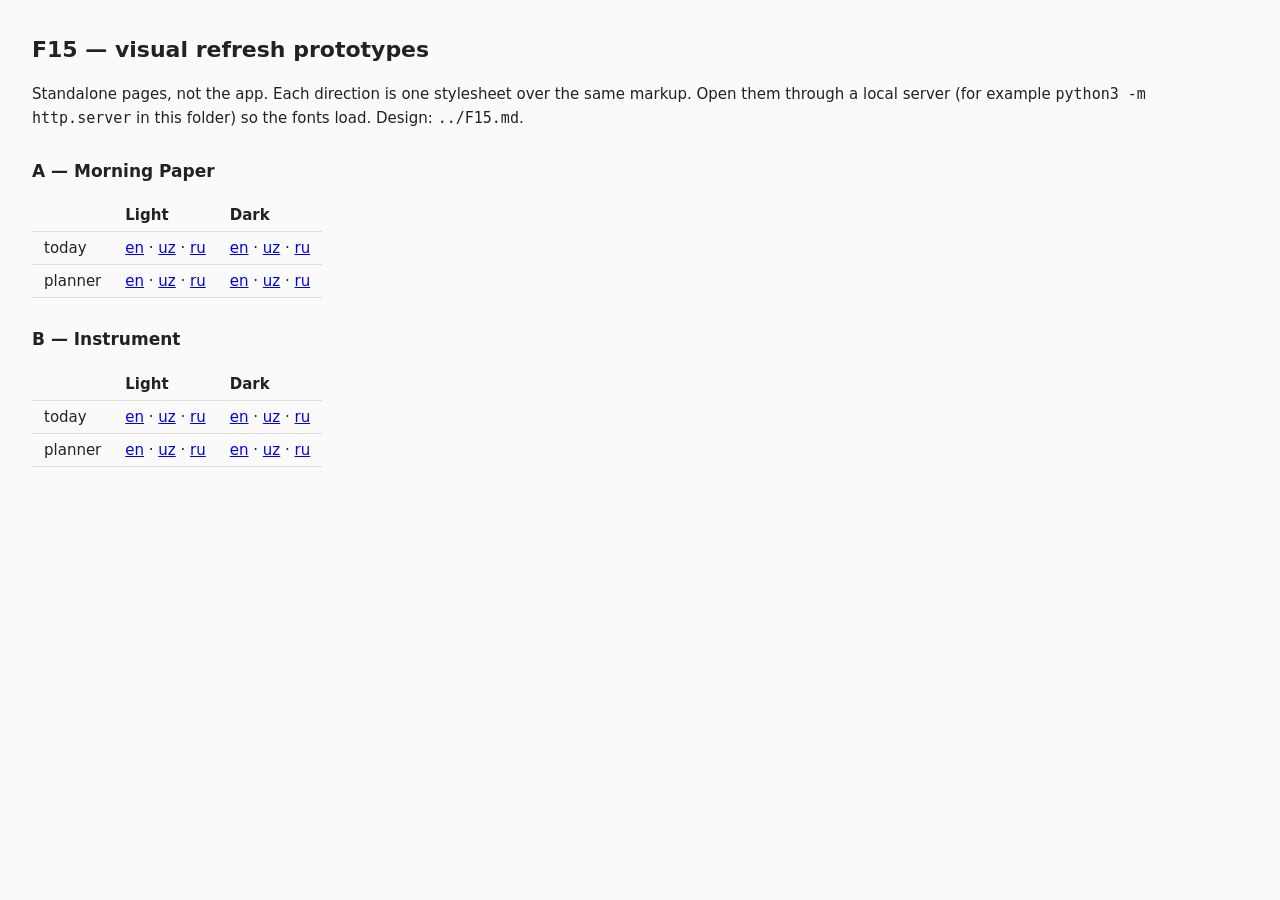
<file: docs/design/F15-prototype/index.html>
<!doctype html>
<html lang="en">
<head>
<meta charset="utf-8">
<meta name="viewport" content="width=device-width, initial-scale=1">
<title>F15 prototypes</title>
<style>
  body { font: 15px/1.6 system-ui, sans-serif; margin: 32px; color: #222; background: #fafafa; }
  h1 { font-size: 22px; } h2 { font-size: 17px; margin-top: 28px; }
  table { border-collapse: collapse; } td, th { padding: 4px 12px; border-bottom: 1px solid #ddd; text-align: left; }
</style>
</head>
<body>
<h1>F15 — visual refresh prototypes</h1>
<p>Standalone pages, not the app. Each direction is one stylesheet over the same markup. Open them through a local server
(for example <code>python3 -m http.server</code> in this folder) so the fonts load. Design: <code>../F15.md</code>.</p>
<script>
  const rows = [['A — Morning Paper', 'a-morning-paper.html'], ['B — Instrument', 'b-instrument.html']];
  const cell = (f, s, t, l) => `<a href="${f}?screen=${s}&theme=${t}&lang=${l}">${l}</a>`;
  document.write(rows.map(([name, f]) => `<h2>${name}</h2><table><tr><th></th><th>Light</th><th>Dark</th></tr>` +
    ['today', 'planner'].map(s => `<tr><td>${s}</td>` + ['light', 'dark'].map(t =>
      `<td>${['en', 'uz', 'ru'].map(l => cell(f, s, t, l)).join(' · ')}</td>`).join('') + '</tr>').join('') + '</table>').join(''));
</script>
</body>
</html>
</file>
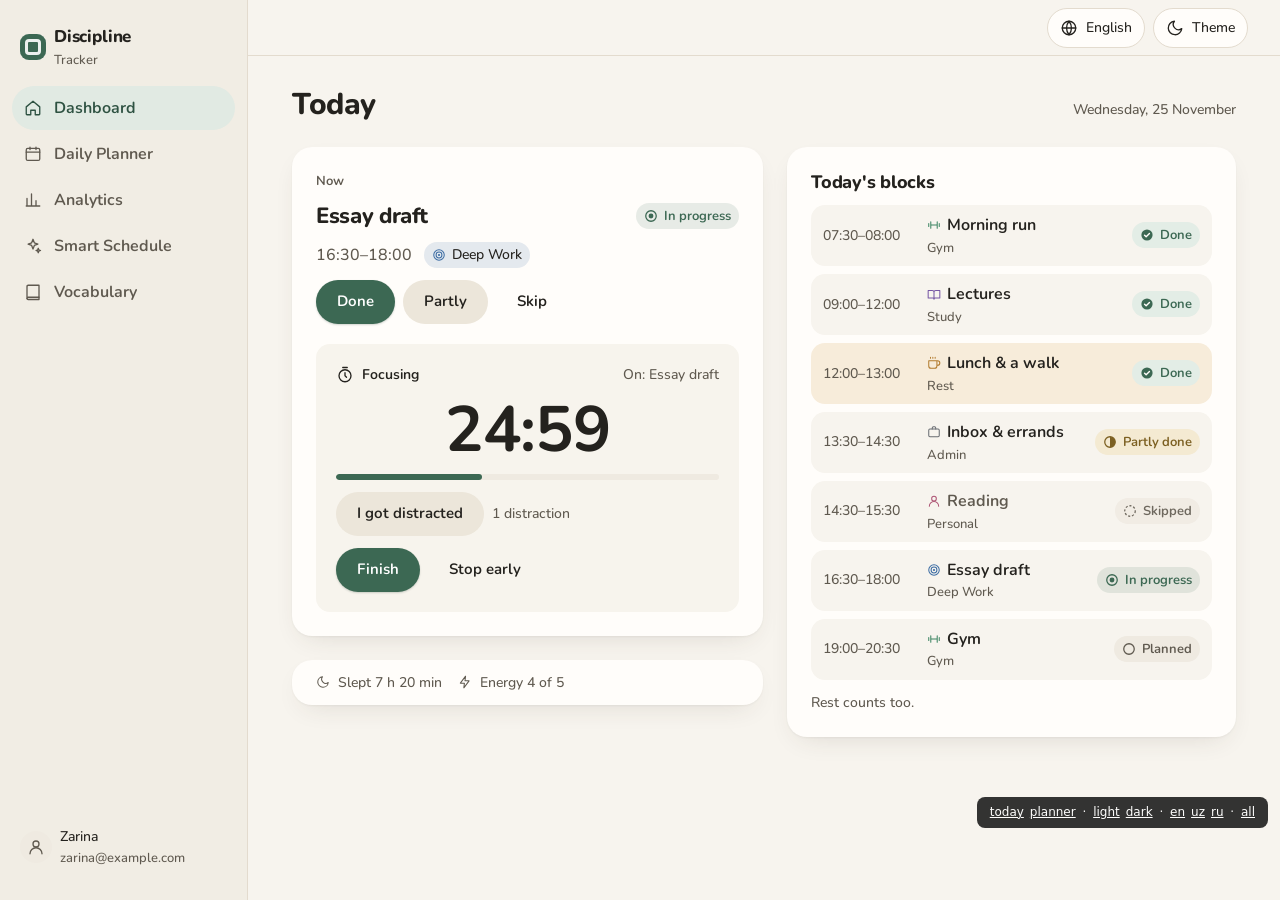
<file: docs/design/F15-prototype/a-morning-paper.html>
<!doctype html>
<html lang="en">
<head>
<meta charset="utf-8">
<meta name="viewport" content="width=device-width, initial-scale=1">
<title>F15 A — Morning Paper</title>
<link rel="stylesheet" href="a-morning-paper.css">
<link rel="stylesheet" href="base.css">
</head>
<body>
<script src="proto.js"></script>
</body>
</html>
</file>
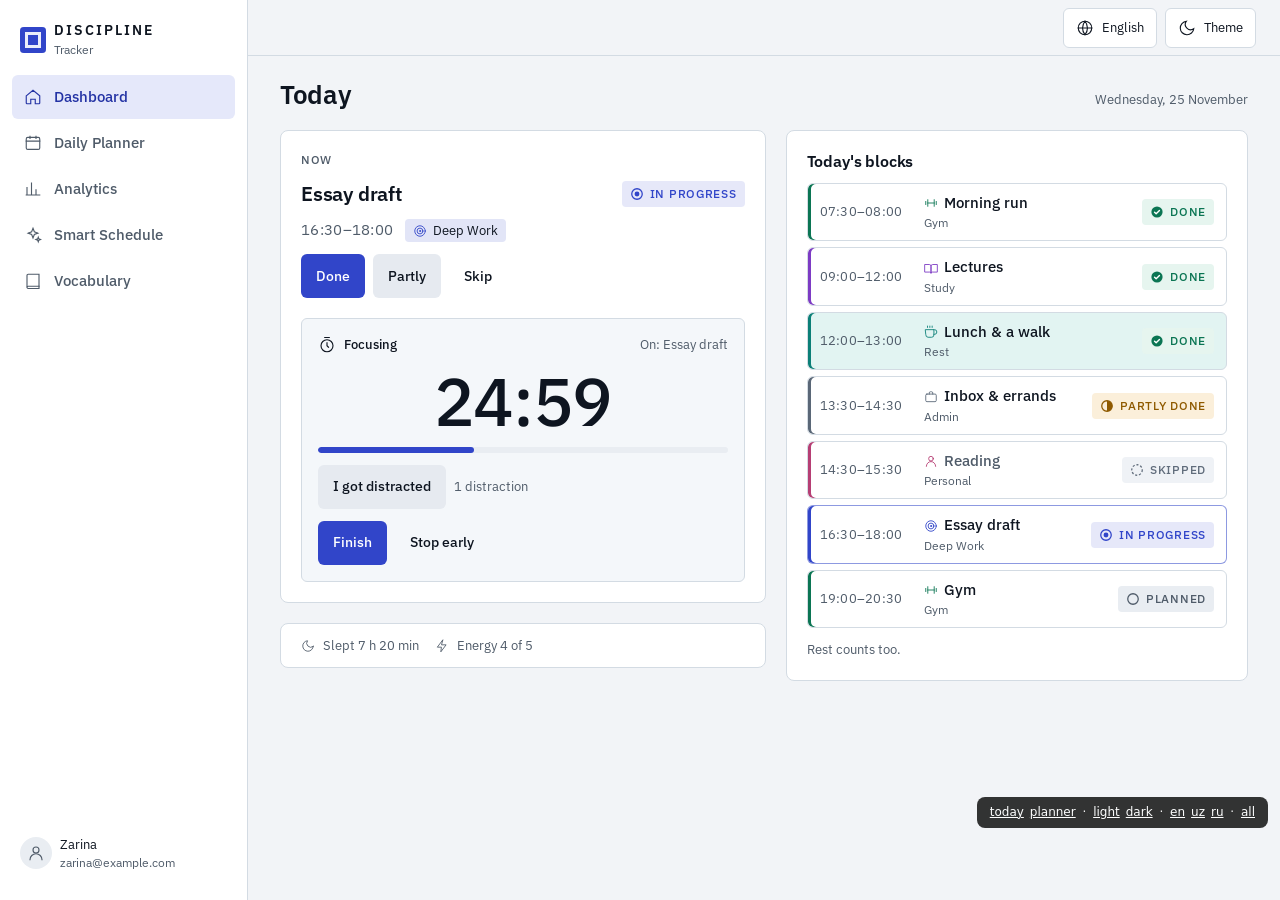
<file: docs/design/F15-prototype/b-instrument.html>
<!doctype html>
<html lang="en">
<head>
<meta charset="utf-8">
<meta name="viewport" content="width=device-width, initial-scale=1">
<title>F15 B — Instrument</title>
<link rel="stylesheet" href="b-instrument.css">
<link rel="stylesheet" href="base.css">
</head>
<body>
<script src="proto.js"></script>
</body>
</html>
</file>
<file: docs/design/F15-prototype/a-morning-paper.css>
/*
 * F15 direction A, "Morning Paper": warm paper, ink and sage; soft, rounded, unhurried.
 * Font: Nunito (SIL OFL 1.1). Tokens are HSL triplets, the same format as the app's index.css;
 * in the app they sit under the F15 root attribute (docs/design/F15.md §6).
 */
@import url('fonts/nunito.css');
:root {
  --sidebar: 39 33% 92%;
  --nav-active: 132 19% 90%;
  --nav-active-foreground: 153 28% 25%;
  --session-bg: 38 41% 95%;
  --today-col: 40 53% 97%;
  --border-strong: 37 12% 53%;
  --background: 40 36% 95%;
  --foreground: 40 9% 13%;
  --card: 40 100% 99%;
  --muted: 39 30% 91%;
  --muted-foreground: 37 9% 34%;
  --border: 37 27% 85%;
  --primary: 152 27% 32%;
  --primary-foreground: 0 0% 100%;
  --secondary: 39 31% 89%;
  --secondary-foreground: 40 9% 13%;
  --accent: 42 69% 83%;
  --accent-foreground: 40 49% 16%;
  --ring: 152 27% 32%;
  --destructive: 8 58% 41%;
  --destructive-foreground: 0 0% 100%;
  --cat-focus: 212 46% 44%;
  --cat-study: 265 31% 49%;
  --cat-admin: 220 4% 43%;
  --cat-exercise: 151 39% 37%;
  --cat-rest: 35 59% 44%;
  --cat-personal: 339 35% 51%;
  --status-done: 152 27% 32%;
  --status-done-tint: 138 23% 91%;
  --status-partial: 41 57% 31%;
  --status-partial-tint: 42 60% 89%;
  --status-skipped: 37 8% 40%;
  --status-skipped-tint: 37 32% 92%;
  --rest-tint: 38 63% 91%;
  --font: 'Nunito Variable', system-ui, sans-serif;
  --fw-body: 500; --fw-medium: 650; --fw-heading: 800; --fw-timer: 700; --lh-body: 1.55;
  --fs-xs: .8125rem; --fs-sm: .875rem; --fs-body: 1rem; --fs-btn: .9375rem; --fs-h3: 1.125rem; --fs-h2: 1.375rem; --fs-h1: 1.875rem;
  --fs-brand: 1.0625rem; --fs-timer: 4rem; --fs-timer-phone: 3.5rem;
  --tracking-heading: -.015em; --tracking-brand: -.01em; --case-brand: none; --case-label: none; --tracking-label: 0;
  --tracking-timer: -.01em;
  --s1: 4px; --s2: 8px; --s3: 12px; --s4: 16px; --s5: 24px; --s6: 32px; --s8: 44px;
  --pad-card: 24px; --pad-card-x: 24px; --pad-session: 20px; --pad-btn-x: 20px;
  --radius-card: 20px; --radius-inner: 14px; --radius-btn: 999px; --radius-chip: 999px; --radius-block: 10px;
  --radius-seg: 999px; --radius-seg-item: 999px; --radius-pill: 16px; --radius-mark: 9px;
  --hairline: 1px; --card-border: 0px; --session-border: 0px; --ring-width: 3px;
  --shadow-card: 0 1px 2px hsl(30 20% 20% / .05), 0 10px 28px -12px hsl(30 25% 20% / .16);
  --shadow-btn: 0 1px 2px hsl(150 30% 15% / .2); --shadow-seg: 0 1px 3px hsl(30 20% 20% / .14);
  --tl-gap: 8px; --tl-bg: hsl(var(--background)); --tl-border: 0px; --stripe: 0px;
  --blk-bg: color-mix(in srgb, hsl(var(--c)) 16%, hsl(var(--card))); --blk-border: 0px; --blk-border-color: transparent;
  --blk-shadow: none; --blk-pad-left: 8px;
  --ppm-desk: 1px; --ppm-phone: 1.1px;
  --grid-lines: repeating-linear-gradient(to bottom, hsl(var(--border)) 0 1px, transparent 1px calc(60 * var(--ppm)));
  --icon-stroke: 1.75; --icon-cap: round; --icon-join: round;
  --motion-fast: 220ms; --ease: cubic-bezier(.2, .8, .2, 1);
}
:root[data-theme="dark"] {
  --sidebar: 36 9% 11%;
  --nav-active: 146 16% 20%;
  --nav-active-foreground: 147 36% 79%;
  --session-bg: 36 9% 10%;
  --today-col: 43 11% 13%;
  --border-strong: 38 10% 45%;
  --background: 45 9% 9%;
  --foreground: 39 28% 90%;
  --card: 40 10% 12%;
  --muted: 43 9% 16%;
  --muted-foreground: 40 11% 64%;
  --border: 38 10% 21%;
  --primary: 148 29% 67%;
  --primary-foreground: 150 38% 10%;
  --secondary: 40 11% 17%;
  --secondary-foreground: 39 28% 90%;
  --accent: 42 37% 21%;
  --accent-foreground: 43 72% 83%;
  --ring: 148 29% 67%;
  --destructive: 11 66% 70%;
  --destructive-foreground: 10 53% 11%;
  --cat-focus: 213 58% 70%;
  --cat-study: 264 45% 74%;
  --cat-admin: 222 6% 67%;
  --cat-exercise: 147 37% 64%;
  --cat-rest: 37 66% 66%;
  --cat-personal: 339 59% 75%;
  --status-done: 148 29% 67%;
  --status-done-tint: 152 16% 16%;
  --status-partial: 41 64% 68%;
  --status-partial-tint: 39 29% 15%;
  --status-skipped: 38 9% 60%;
  --status-skipped-tint: 43 9% 15%;
  --rest-tint: 38 28% 15%;
  --shadow-card: 0 0 0 1px hsl(var(--border)), 0 12px 28px -14px rgb(0 0 0 / .6);
  --shadow-btn: none; --shadow-seg: 0 1px 2px rgb(0 0 0 / .5);
  --blk-bg: color-mix(in srgb, hsl(var(--c)) 20%, hsl(var(--card)));
}
</file>
<file: docs/design/F15-prototype/base.css>
/*
 * F15 prototype layout, shared by both directions. It uses only tokens: colours (HSL triplets,
 * as in the app's index.css) and the component variables each direction sets. A direction is
 * its own stylesheet; nothing here picks a colour, a radius or a font.
 */
*, *::before, *::after { box-sizing: border-box; }
html, body { margin: 0; }
body {
  font-family: var(--font); font-size: var(--fs-body); line-height: var(--lh-body); font-weight: var(--fw-body);
  color: hsl(var(--foreground)); background: hsl(var(--background));
  -webkit-font-smoothing: antialiased; font-feature-settings: var(--font-features, normal);
}
button { font: inherit; color: inherit; }
h1, h2 { margin: 0; font-weight: var(--fw-heading); letter-spacing: var(--tracking-heading); }
h1 { font-size: var(--fs-h1); line-height: 1.15; }
h2 { font-size: var(--fs-h2); line-height: 1.25; }
p { margin: 0; }
.time { font-variant-numeric: tabular-nums; letter-spacing: var(--tracking-time, 0); }
.sr { position: absolute; width: 1px; height: 1px; overflow: hidden; clip: rect(0 0 0 0); }
.ic { width: 18px; height: 18px; flex: none; }
.ic-sm { width: 14px; height: 14px; }

/* ---- shell: sidebar + top bar on desktop, header + bottom nav on a phone ---- */
.app { display: flex; min-height: 100vh; }
.main-col { flex: 1; min-width: 0; display: flex; flex-direction: column; }
.sidebar { width: 248px; flex: none; display: flex; flex-direction: column; gap: var(--s4);
  padding: var(--s5) var(--s3); background: hsl(var(--sidebar)); border-right: var(--hairline) solid hsl(var(--border)); }
.brand { display: flex; align-items: center; gap: var(--s2); padding: 0 var(--s2); }
.brand-mark { width: 26px; height: 26px; border-radius: var(--radius-mark); background: hsl(var(--primary)); flex: none;
  box-shadow: inset 0 0 0 5px hsl(var(--primary)), inset 0 0 0 8px hsl(var(--primary-foreground) / .9); }
.brand-name { font-weight: var(--fw-heading); letter-spacing: var(--tracking-brand); text-transform: var(--case-brand); font-size: var(--fs-brand); }
.brand-tag { font-size: var(--fs-xs); color: hsl(var(--muted-foreground)); }
.side-nav { display: flex; flex-direction: column; gap: 2px; }
.side-link { display: flex; align-items: center; gap: var(--s3); min-height: 44px; padding: 0 var(--s3); border-radius: var(--radius-btn);
  color: hsl(var(--muted-foreground)); text-decoration: none; font-weight: var(--fw-medium); transition: background var(--motion-fast) var(--ease); }
.side-link.is-on { background: hsl(var(--nav-active)); color: hsl(var(--nav-active-foreground)); }
.side-user { margin-top: auto; display: flex; align-items: center; gap: var(--s2); padding: var(--s2); font-size: var(--fs-sm); }
.avatar { width: 32px; height: 32px; border-radius: 999px; display: grid; place-items: center; background: hsl(var(--muted)); color: hsl(var(--muted-foreground)); }
.user-mail { font-size: var(--fs-xs); color: hsl(var(--muted-foreground)); }
.topbar { display: flex; align-items: center; justify-content: flex-end; gap: var(--s2); min-height: 56px; padding: 0 var(--s6);
  border-bottom: var(--hairline) solid hsl(var(--border)); background: hsl(var(--background)); }
.topbar-brand { display: none; align-items: center; gap: var(--s2); margin-right: auto; }
.topbar-tools { display: flex; gap: var(--s2); }
.tool { display: inline-flex; align-items: center; gap: var(--s2); min-height: 40px; padding: 0 var(--s3); border-radius: var(--radius-btn);
  border: var(--hairline) solid hsl(var(--border)); font-size: var(--fs-sm); background: hsl(var(--card)); }
.icon-btn { width: 44px; height: 44px; display: grid; place-items: center; border: 0; background: transparent; border-radius: var(--radius-btn); }
.bottom-nav { display: none; }
.phone-only { display: none !important; }

/* ---- shared components ---- */
.page { padding: var(--s6) var(--s8) var(--s8); display: flex; flex-direction: column; gap: var(--s5); max-width: 1180px; width: 100%; }
.page-head { display: flex; align-items: baseline; justify-content: space-between; gap: var(--s3); flex-wrap: wrap; }
.page-date { color: hsl(var(--muted-foreground)); font-size: var(--fs-sm); }
.card { background: hsl(var(--card)); border-radius: var(--radius-card); box-shadow: var(--shadow-card);
  border: var(--card-border) solid hsl(var(--border)); padding: var(--pad-card); }
.card-title { font-size: var(--fs-h3); margin-bottom: var(--s3); }
.eyebrow { font-size: var(--fs-xs); font-weight: var(--fw-medium); color: hsl(var(--muted-foreground));
  text-transform: var(--case-label); letter-spacing: var(--tracking-label); }
.btn { display: inline-flex; align-items: center; justify-content: center; gap: var(--s2); min-height: 44px; padding: 0 var(--pad-btn-x);
  border-radius: var(--radius-btn); border: var(--hairline) solid transparent; font-weight: var(--fw-medium); font-size: var(--fs-btn);
  cursor: pointer; white-space: nowrap; transition: background var(--motion-fast) var(--ease), box-shadow var(--motion-fast) var(--ease); }
.btn-primary { background: hsl(var(--primary)); color: hsl(var(--primary-foreground)); box-shadow: var(--shadow-btn); }
.btn-secondary { background: hsl(var(--secondary)); color: hsl(var(--secondary-foreground)); }
.btn-outline { background: hsl(var(--card)); border-color: hsl(var(--border)); }
.btn-ghost { background: transparent; color: hsl(var(--foreground)); }
.btn-icon { width: 44px; padding: 0; }
.btn-xs { min-height: 36px; padding: 0 var(--s3); font-size: var(--fs-xs); }
.btn-row { display: flex; flex-wrap: wrap; align-items: center; gap: var(--s2); }
.btn:focus-visible { outline: var(--ring-width) solid hsl(var(--ring)); outline-offset: 2px; }
.muted-note { color: hsl(var(--muted-foreground)); font-size: var(--fs-sm); }
.seg { display: inline-flex; padding: 3px; gap: 3px; border-radius: var(--radius-seg); background: hsl(var(--muted)); }
.seg button { min-height: 40px; min-width: 64px; padding: 0 var(--s4); border: 0; border-radius: var(--radius-seg-item); background: transparent;
  font-weight: var(--fw-medium); color: hsl(var(--muted-foreground)); }
.seg button.is-on { background: hsl(var(--card)); color: hsl(var(--foreground)); box-shadow: var(--shadow-seg); }

/* status chips: never red; skipped is a neutral dashed ring */
.chip { display: inline-flex; align-items: center; gap: 6px; min-height: 26px; padding: 0 var(--s2); border-radius: var(--radius-chip);
  font-size: var(--fs-xs); font-weight: var(--fw-medium); white-space: nowrap; text-transform: var(--case-label); letter-spacing: var(--tracking-label); }
.st-ic { width: 14px; height: 14px; flex: none; }
.st-ic * { fill: none; stroke: currentColor; stroke-width: 1.8; }
.st-ic .st-fill { fill: currentColor; stroke: none; }
.st-ic .st-mark { stroke: hsl(var(--card)); stroke-width: 2; stroke-linecap: round; stroke-linejoin: round; }
.st-ic .st-half { fill: currentColor; stroke: none; }
.st-ic .st-dash { stroke-dasharray: 3 2.6; }
.st-ic .st-dot { fill: currentColor; stroke: none; }
.chip-done { color: hsl(var(--status-done)); background: hsl(var(--status-done-tint)); }
.chip-partial { color: hsl(var(--status-partial)); background: hsl(var(--status-partial-tint)); }
.chip-skipped { color: hsl(var(--status-skipped)); background: hsl(var(--status-skipped-tint)); }
.chip-in_progress { color: hsl(var(--primary)); background: hsl(var(--primary) / .12); }
.chip-planned { color: hsl(var(--muted-foreground)); background: hsl(var(--muted)); }
@media (prefers-reduced-motion: no-preference) {
  .st-live .st-dot { animation: live 2.4s var(--ease) infinite; transform-origin: center; }
}
@keyframes live { 50% { opacity: .45; } }

/* ---- Today ---- */
.today-grid { display: grid; grid-template-columns: minmax(0, 1.05fr) minmax(0, 1fr); gap: var(--s5); align-items: start; }
.today-main { display: flex; flex-direction: column; gap: var(--s5); }
.now-card { display: flex; flex-direction: column; gap: var(--s3); }
.now-title { display: flex; align-items: center; justify-content: space-between; gap: var(--s3); flex-wrap: wrap; }
.now-meta { display: flex; align-items: center; gap: var(--s3); flex-wrap: wrap; color: hsl(var(--muted-foreground)); }
.cat-pill { display: inline-flex; align-items: center; gap: 6px; padding: 2px var(--s2); border-radius: var(--radius-chip);
  color: hsl(var(--foreground)); background: color-mix(in srgb, hsl(var(--c)) 14%, hsl(var(--card))); font-size: var(--fs-sm); }
.cat-pill .cat-ic { color: hsl(var(--c)); }
.session { margin-top: var(--s2); padding: var(--pad-session); border-radius: var(--radius-inner); background: hsl(var(--session-bg));
  border: var(--session-border) solid hsl(var(--border)); display: flex; flex-direction: column; gap: var(--s3); }
.session-head { display: flex; justify-content: space-between; gap: var(--s2); flex-wrap: wrap; font-size: var(--fs-sm); }
.session-label { display: inline-flex; align-items: center; gap: var(--s2); font-weight: var(--fw-medium); }
.session-on { color: hsl(var(--muted-foreground)); }
.timer { font-size: var(--fs-timer); font-weight: var(--fw-timer); line-height: 1; text-align: center; font-variant-numeric: tabular-nums;
  letter-spacing: var(--tracking-timer); }
.session-progress { height: 6px; border-radius: 999px; background: hsl(var(--muted)); overflow: hidden; }
.session-progress span { display: block; height: 100%; background: hsl(var(--primary)); border-radius: inherit; }
.checkin-card { display: flex; gap: var(--s4); flex-wrap: wrap; padding: var(--s3) var(--pad-card-x); font-size: var(--fs-sm); color: hsl(var(--muted-foreground)); }
.checkin-item { display: inline-flex; align-items: center; gap: var(--s2); }
.timeline { list-style: none; margin: 0; padding: 0; display: flex; flex-direction: column; gap: var(--tl-gap); }
.tl-item { display: grid; grid-template-columns: auto minmax(0, 1fr) auto; align-items: center; gap: var(--s3); min-height: 56px;
  padding: var(--s2) var(--s3); border-radius: var(--radius-inner); background: var(--tl-bg); border: var(--tl-border) solid hsl(var(--border));
  box-shadow: inset var(--stripe) 0 0 hsl(var(--c)); }
.tl-time { font-size: var(--fs-sm); color: hsl(var(--muted-foreground)); min-width: 92px; }
.tl-body { display: flex; flex-direction: column; min-width: 0; }
.tl-name { display: inline-flex; align-items: center; gap: 6px; font-weight: var(--fw-medium); min-width: 0; }
.tl-name > span { overflow: hidden; text-overflow: ellipsis; white-space: nowrap; }
.tl-name .cat-ic { color: hsl(var(--c)); }
.tl-cat { font-size: var(--fs-xs); color: hsl(var(--muted-foreground)); }
.tl-rest { background: hsl(var(--rest-tint)); }
.tl-skipped .tl-name { color: hsl(var(--muted-foreground)); }
.tl-in_progress { border-color: hsl(var(--primary) / .55); }
.rest-note { margin-top: var(--s3); font-size: var(--fs-sm); color: hsl(var(--muted-foreground)); }

/* ---- Planner ---- */
.toolbar { display: flex; flex-wrap: wrap; justify-content: space-between; gap: var(--s3); }
.toolbar-nav, .toolbar-actions { display: flex; flex-wrap: wrap; align-items: center; gap: var(--s2); }
.range { font-weight: var(--fw-medium); margin-left: var(--s1); }
.hint { font-size: var(--fs-sm); color: hsl(var(--muted-foreground)); margin-top: calc(var(--s2) * -1); }
.grid-card { padding: 0; overflow: hidden; --ppm: var(--ppm-desk); }
.grid-head { display: grid; grid-template-columns: 56px repeat(7, minmax(0, 1fr)); border-bottom: var(--hairline) solid hsl(var(--border));
  font-size: var(--fs-sm); color: hsl(var(--muted-foreground)); }
.grid-head span { padding: var(--s2); text-align: center; text-transform: var(--case-label); letter-spacing: var(--tracking-label); }
.grid-head .is-today { color: hsl(var(--primary)); font-weight: var(--fw-heading); }
.grid-body { position: relative; display: flex; }
.gutter { position: relative; width: 56px; flex: none; font-size: var(--fs-xs); color: hsl(var(--muted-foreground)); font-variant-numeric: tabular-nums; }
.gutter span { position: absolute; right: var(--s2); transform: translateY(-50%); }
.gutter span:first-child { transform: none; }
.cols { position: relative; flex: 1; display: flex; }
.day-col { position: relative; flex: 1; min-width: 0; border-left: var(--hairline) solid hsl(var(--border)); background-image: var(--grid-lines); }
.day-col.is-today { background-color: hsl(var(--today-col)); }
.blk { position: absolute; left: 3px; right: 3px; overflow: hidden; display: flex; flex-direction: column; gap: 1px; padding: 4px 6px 4px var(--blk-pad-left);
  border-radius: var(--radius-block); font-size: var(--fs-xs); color: hsl(var(--foreground));
  background: var(--blk-bg); border: var(--blk-border) solid var(--blk-border-color); box-shadow: var(--blk-shadow); }
.blk-name { display: flex; align-items: center; gap: 4px; font-weight: var(--fw-medium); min-width: 0; }
.blk-name > span { overflow: hidden; text-overflow: ellipsis; white-space: nowrap; }
.blk-name .cat-ic { color: hsl(var(--c)); }
.blk-time { color: hsl(var(--muted-foreground)); font-size: 11px; }
.blk-st { display: inline-flex; align-items: center; gap: 4px; font-size: 11px; }
.blk-done .blk-st { color: hsl(var(--status-done)); }
.blk-partial .blk-st { color: hsl(var(--status-partial)); }
.blk-skipped { background: hsl(var(--card)); border-style: dashed; border-color: hsl(var(--status-skipped)); box-shadow: none; }
.blk-skipped .blk-st, .blk-skipped .blk-name { color: hsl(var(--status-skipped)); }
.blk-in_progress { outline: 2px solid hsl(var(--primary)); outline-offset: -1px; }
.blk-in_progress .blk-st { color: hsl(var(--primary)); }
.blk-rest { --blk-bg: hsl(var(--rest-tint)); }
.lane-1 { right: calc(50% + 2px); }
.lane-2 { left: calc(50% + 2px) !important; }
.marker { position: absolute; left: 3px; right: 3px; padding: 4px 6px; border-radius: var(--radius-block); font-size: 11px;
  color: hsl(var(--muted-foreground)); border: 1px dashed hsl(var(--border-strong)); background: hsl(var(--muted) / .7);
  display: flex; flex-direction: column; gap: 4px; overflow: hidden; }
.marker-actions { display: flex; flex-wrap: wrap; gap: 4px; }
.marker .btn-xs { min-height: 30px; font-size: 11px; padding: 4px 8px; white-space: normal; text-align: left; max-width: 100%; }
.now-line { position: absolute; left: 0; right: 0; height: 2px; background: hsl(var(--primary)); z-index: 3; }
.now-line::before { content: ''; position: absolute; left: -4px; top: -3px; width: 8px; height: 8px; border-radius: 999px; background: hsl(var(--primary)); }
.pills { display: grid; grid-template-columns: repeat(7, minmax(0, 1fr)); gap: 4px; }
.pill { min-height: 52px; display: flex; flex-direction: column; align-items: center; justify-content: center; gap: 1px; border: 0;
  border-radius: var(--radius-pill); background: transparent; font-size: var(--fs-xs); color: hsl(var(--muted-foreground)); }
.pill b { font-size: var(--fs-body); color: hsl(var(--foreground)); font-weight: var(--fw-medium); font-variant-numeric: tabular-nums; }
.pill.is-on { background: hsl(var(--primary)); color: hsl(var(--primary-foreground)); }
.pill.is-on b { color: hsl(var(--primary-foreground)); }
.dots { display: flex; gap: 2px; height: 4px; }
.dots em { width: 4px; height: 4px; border-radius: 999px; background: currentColor; }

/* ---- phone ---- */
@media (max-width: 767px) {
  .sidebar, .desk-only, .topbar-tools { display: none !important; }
  .phone-only { display: revert !important; }
  .pills.phone-only { display: grid !important; }
  .cols.phone-only { display: flex !important; }
  .topbar { padding: 0 var(--s4); justify-content: space-between; }
  .topbar-brand { display: flex; }
  .page { padding: var(--s4) var(--s4) 96px; gap: var(--s4); }
  .today-grid { grid-template-columns: minmax(0, 1fr); }
  .grid-card { --ppm: var(--ppm-phone); }
  .toolbar-actions .btn { flex: 1 1 auto; }
  .bottom-nav { display: grid; grid-template-columns: repeat(5, 1fr); position: fixed; inset: auto 0 0 0; z-index: 10;
    background: hsl(var(--background) / .96); border-top: var(--hairline) solid hsl(var(--border)); padding-bottom: env(safe-area-inset-bottom); }
  .bottom-link { min-height: 56px; display: flex; flex-direction: column; align-items: center; justify-content: center; gap: 2px; font-size: 11px;
    color: hsl(var(--muted-foreground)); text-decoration: none; min-width: 0; }
  .bottom-link span { max-width: 100%; overflow: hidden; text-overflow: ellipsis; white-space: nowrap; padding: 0 2px; }
  .bottom-link.is-on { color: hsl(var(--primary)); font-weight: var(--fw-medium); }
  .tl-item { grid-template-columns: minmax(0, 1fr) auto; }
  .tl-time { grid-column: 1 / -1; min-width: 0; }
  .timer { font-size: var(--fs-timer-phone); }
}

@media (max-width: 767px) { .shot .app { position: relative; } .shot .bottom-nav { position: absolute; } }
.proto-switch { position: fixed; right: 12px; bottom: 72px; z-index: 50; padding: 6px 10px; font: 12px/1.6 system-ui, sans-serif;
  background: #111; color: #eee; border-radius: 8px; opacity: .85; }
.proto-switch a { color: #fff; margin: 0 3px; }
</file>
<file: docs/design/F15-prototype/b-instrument.css>
/*
 * F15 direction B, "Instrument": cool slate, ink and indigo; crisp hairlines, square corners,
 * numbers you can read at a glance. Font: IBM Plex Sans (SIL OFL 1.1). Tokens are HSL triplets,
 * the same format as the app's index.css; in the app they sit under the F15 root attribute.
 */
@import url('fonts/ibm-plex-sans.css');
:root {
  --sidebar: 0 0% 100%;
  --nav-active: 231 68% 94%;
  --nav-active-foreground: 233 65% 39%;
  --session-bg: 216 38% 97%;
  --today-col: 228 100% 98%;
  --border-strong: 212 14% 58%;
  --background: 216 26% 96%;
  --foreground: 215 40% 9%;
  --card: 0 0% 100%;
  --muted: 213 26% 93%;
  --muted-foreground: 212 14% 36%;
  --border: 212 22% 86%;
  --primary: 232 61% 49%;
  --primary-foreground: 0 0% 100%;
  --secondary: 216 25% 92%;
  --secondary-foreground: 215 40% 9%;
  --accent: 173 48% 89%;
  --accent-foreground: 176 77% 17%;
  --ring: 232 61% 49%;
  --destructive: 4 65% 45%;
  --destructive-foreground: 0 0% 100%;
  --cat-focus: 232 61% 49%;
  --cat-study: 269 54% 50%;
  --cat-admin: 213 14% 41%;
  --cat-exercise: 161 83% 25%;
  --cat-rest: 176 84% 27%;
  --cat-personal: 333 49% 48%;
  --status-done: 161 83% 25%;
  --status-done-tint: 157 42% 93%;
  --status-partial: 38 100% 28%;
  --status-partial-tint: 39 79% 92%;
  --status-skipped: 213 12% 43%;
  --status-skipped-tint: 214 26% 95%;
  --rest-tint: 174 44% 92%;
  --font: 'IBM Plex Sans Variable', system-ui, sans-serif;
  --fw-body: 400; --fw-medium: 500; --fw-heading: 600; --fw-timer: 500; --lh-body: 1.5;
  --fs-xs: .75rem; --fs-sm: .8125rem; --fs-body: .9375rem; --fs-btn: .875rem; --fs-h3: 1rem; --fs-h2: 1.25rem; --fs-h1: 1.625rem;
  --fs-brand: .875rem; --fs-timer: 4.25rem; --fs-timer-phone: 3.5rem;
  --tracking-heading: -.01em; --tracking-brand: .14em; --case-brand: uppercase; --case-label: uppercase; --tracking-label: .06em;
  --tracking-time: .02em; --tracking-timer: -.02em;
  --s1: 4px; --s2: 8px; --s3: 12px; --s4: 16px; --s5: 20px; --s6: 24px; --s8: 32px;
  --pad-card: 20px; --pad-card-x: 20px; --pad-session: 16px; --pad-btn-x: 14px;
  --radius-card: 8px; --radius-inner: 6px; --radius-btn: 6px; --radius-chip: 4px; --radius-block: 4px;
  --radius-seg: 8px; --radius-seg-item: 6px; --radius-pill: 8px; --radius-mark: 4px;
  --hairline: 1px; --card-border: 1px; --session-border: 1px; --ring-width: 2px;
  --shadow-card: none; --shadow-btn: none; --shadow-seg: 0 0 0 1px hsl(var(--border));
  --tl-gap: 6px; --tl-bg: hsl(var(--card)); --tl-border: 1px; --stripe: 3px;
  --blk-bg: hsl(var(--card)); --blk-border: 1px; --blk-border-color: hsl(var(--border));
  --blk-shadow: inset 3px 0 0 hsl(var(--c)); --blk-pad-left: 9px;
  --ppm-desk: 1px; --ppm-phone: 1.1px;
  --grid-lines: repeating-linear-gradient(to bottom, hsl(var(--border)) 0 1px, transparent 1px calc(30 * var(--ppm)),
    hsl(var(--border) / .5) calc(30 * var(--ppm)) calc(30 * var(--ppm) + 1px), transparent calc(30 * var(--ppm) + 1px) calc(60 * var(--ppm)));
  --icon-stroke: 1.5; --icon-cap: square; --icon-join: miter;
  --motion-fast: 140ms; --ease: cubic-bezier(.3, 0, .2, 1);
}
:root[data-theme="dark"] {
  --sidebar: 214 33% 8%;
  --nav-active: 228 45% 19%;
  --nav-active-foreground: 233 100% 87%;
  --session-bg: 215 36% 9%;
  --today-col: 215 37% 12%;
  --border-strong: 214 19% 45%;
  --background: 215 35% 7%;
  --foreground: 212 41% 93%;
  --card: 213 33% 11%;
  --muted: 214 31% 15%;
  --muted-foreground: 213 18% 65%;
  --border: 215 29% 21%;
  --primary: 233 100% 79%;
  --primary-foreground: 215 35% 7%;
  --secondary: 214 31% 16%;
  --secondary-foreground: 212 41% 93%;
  --accent: 179 53% 15%;
  --accent-foreground: 174 62% 76%;
  --ring: 233 100% 79%;
  --destructive: 5 100% 76%;
  --destructive-foreground: 6 62% 10%;
  --cat-focus: 233 100% 79%;
  --cat-study: 263 100% 81%;
  --cat-admin: 213 18% 70%;
  --cat-exercise: 154 54% 56%;
  --cat-rest: 175 55% 53%;
  --cat-personal: 333 79% 76%;
  --status-done: 154 54% 56%;
  --status-done-tint: 154 39% 12%;
  --status-partial: 39 82% 66%;
  --status-partial-tint: 40 38% 13%;
  --status-skipped: 213 15% 66%;
  --status-skipped-tint: 213 29% 13%;
  --rest-tint: 182 48% 11%;
}
</file>
